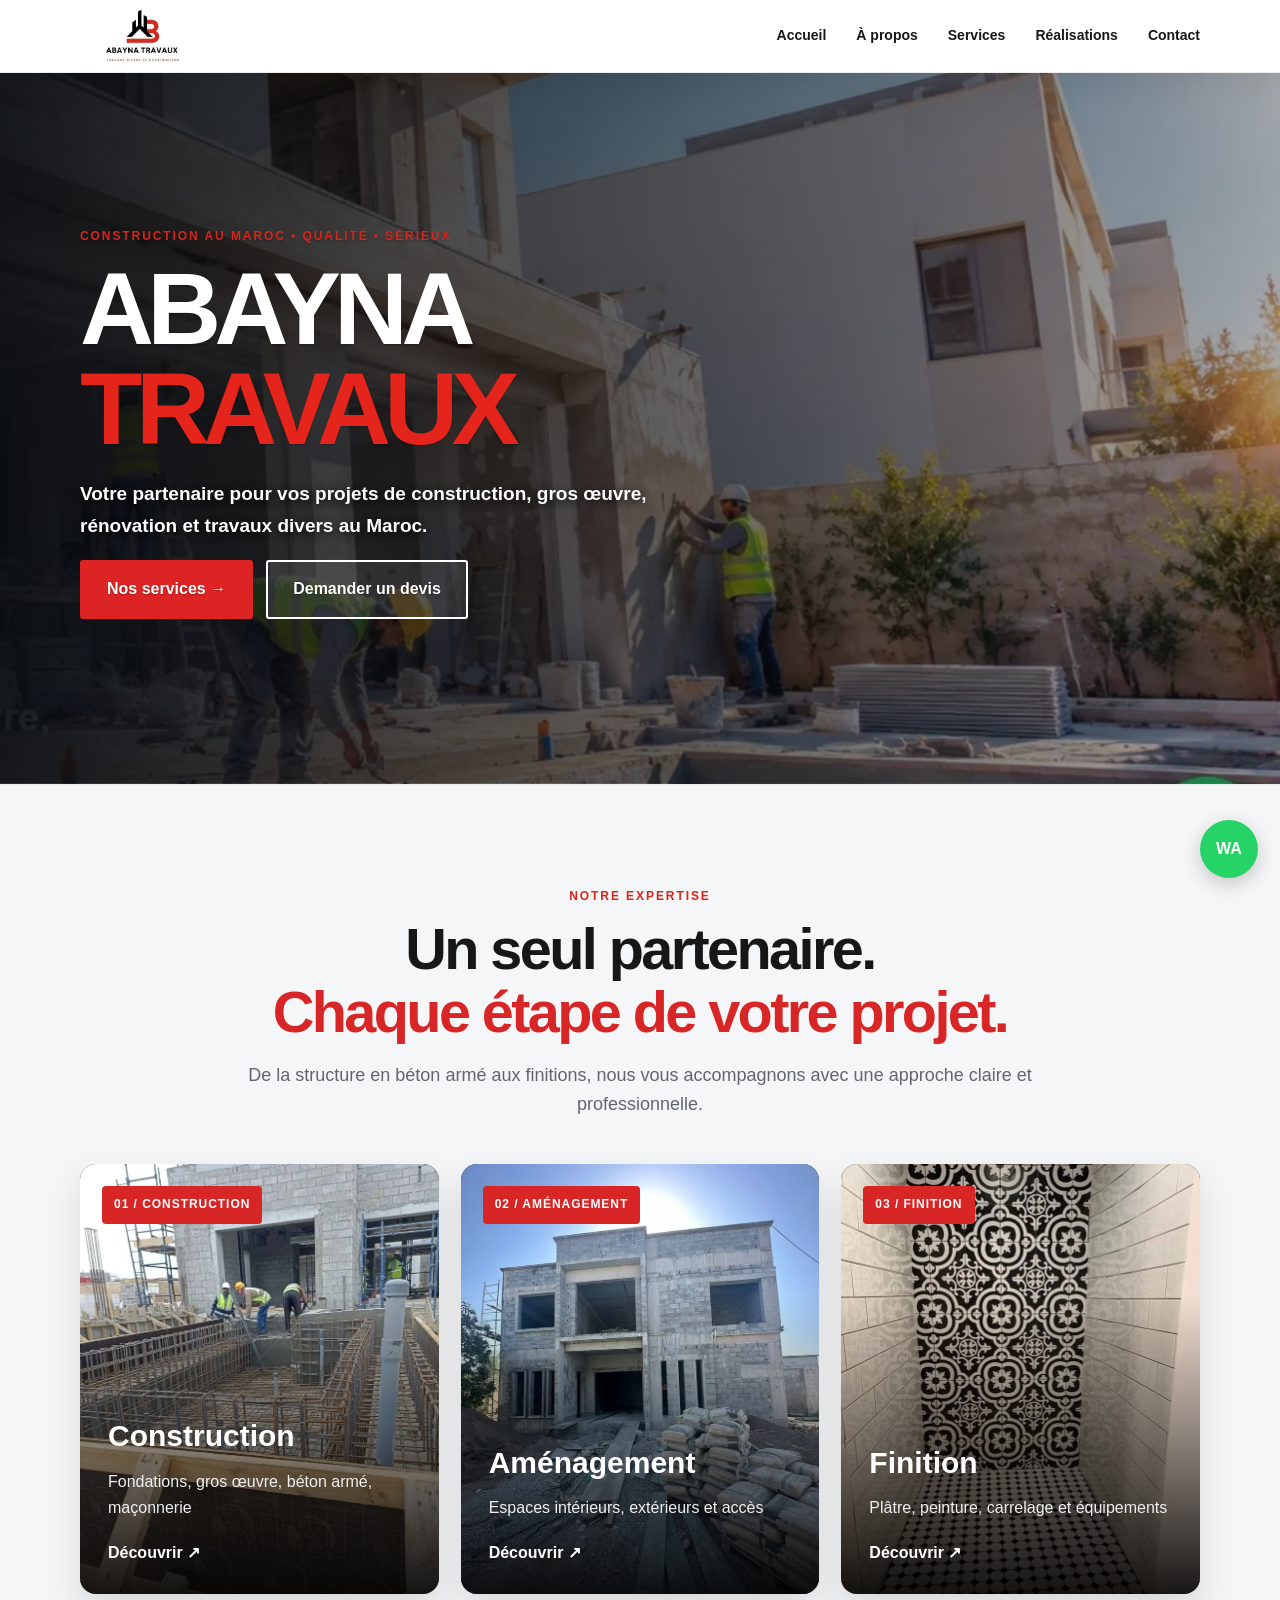
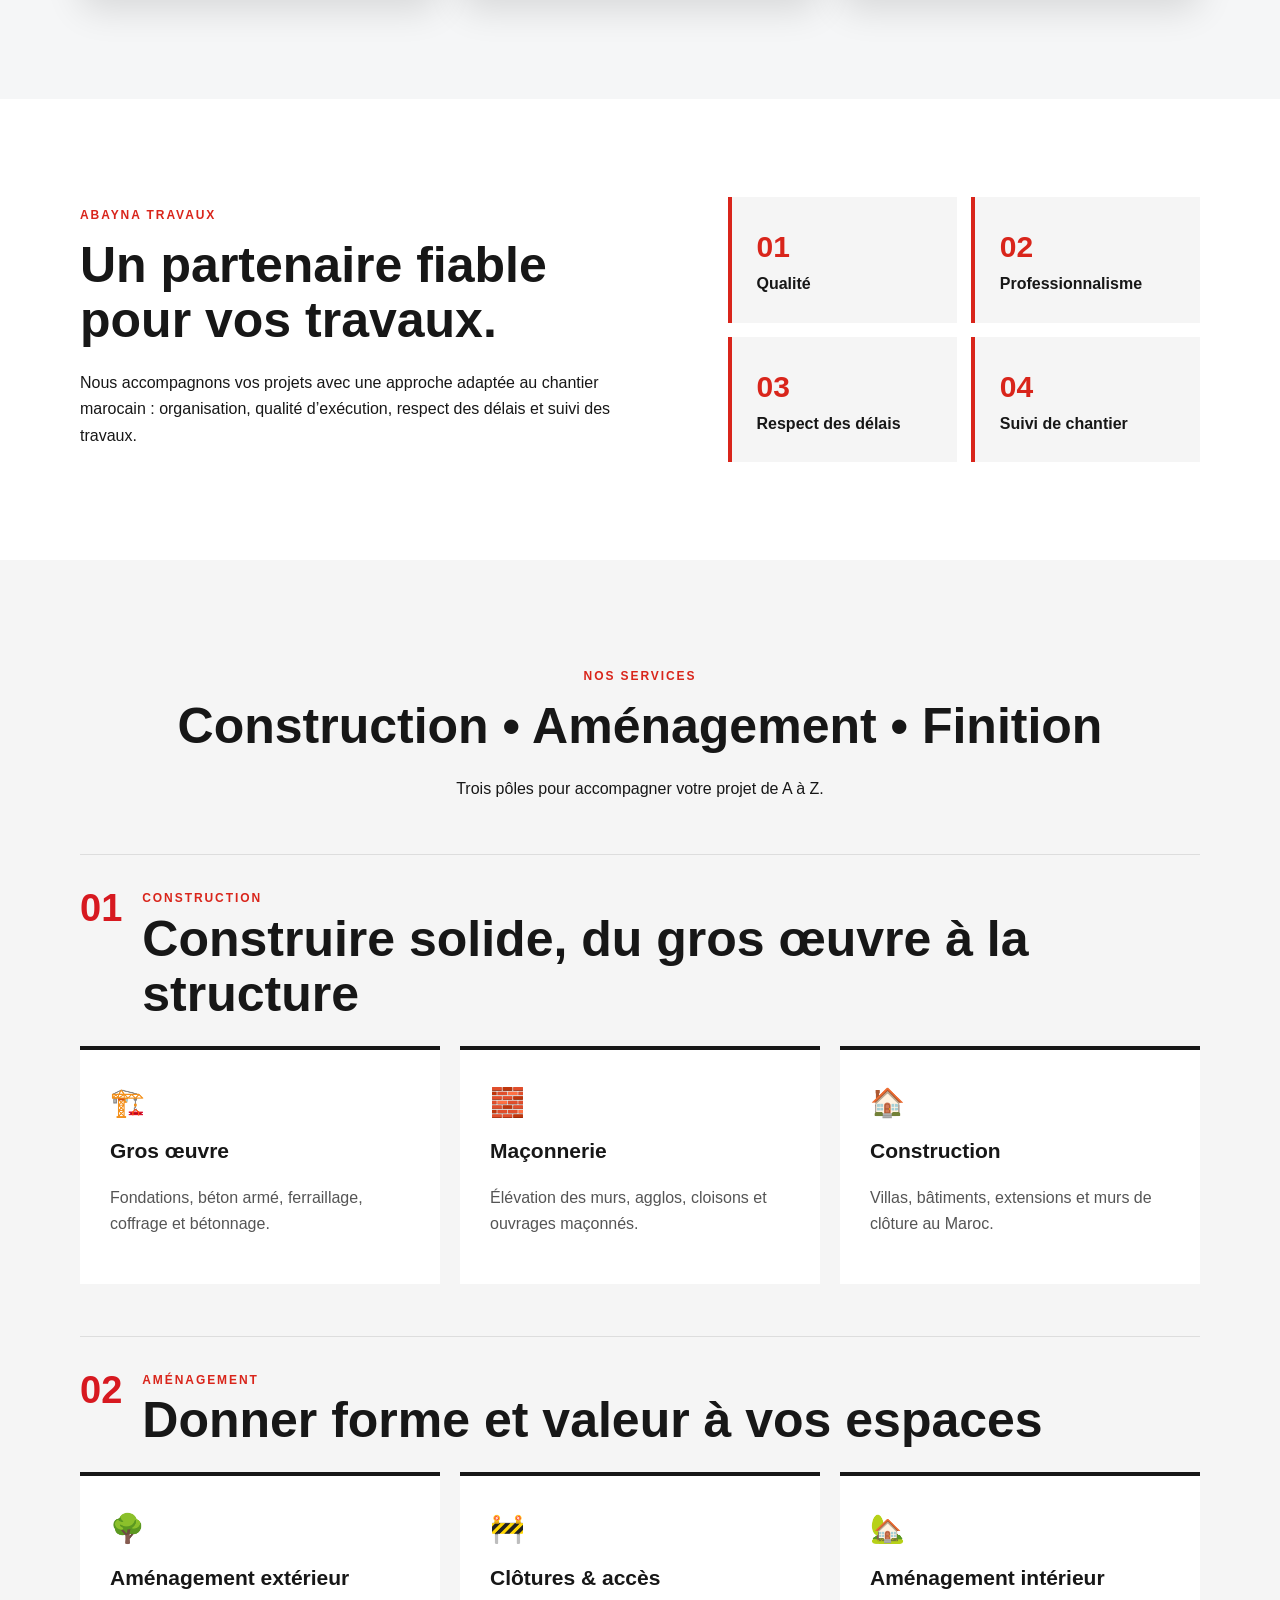
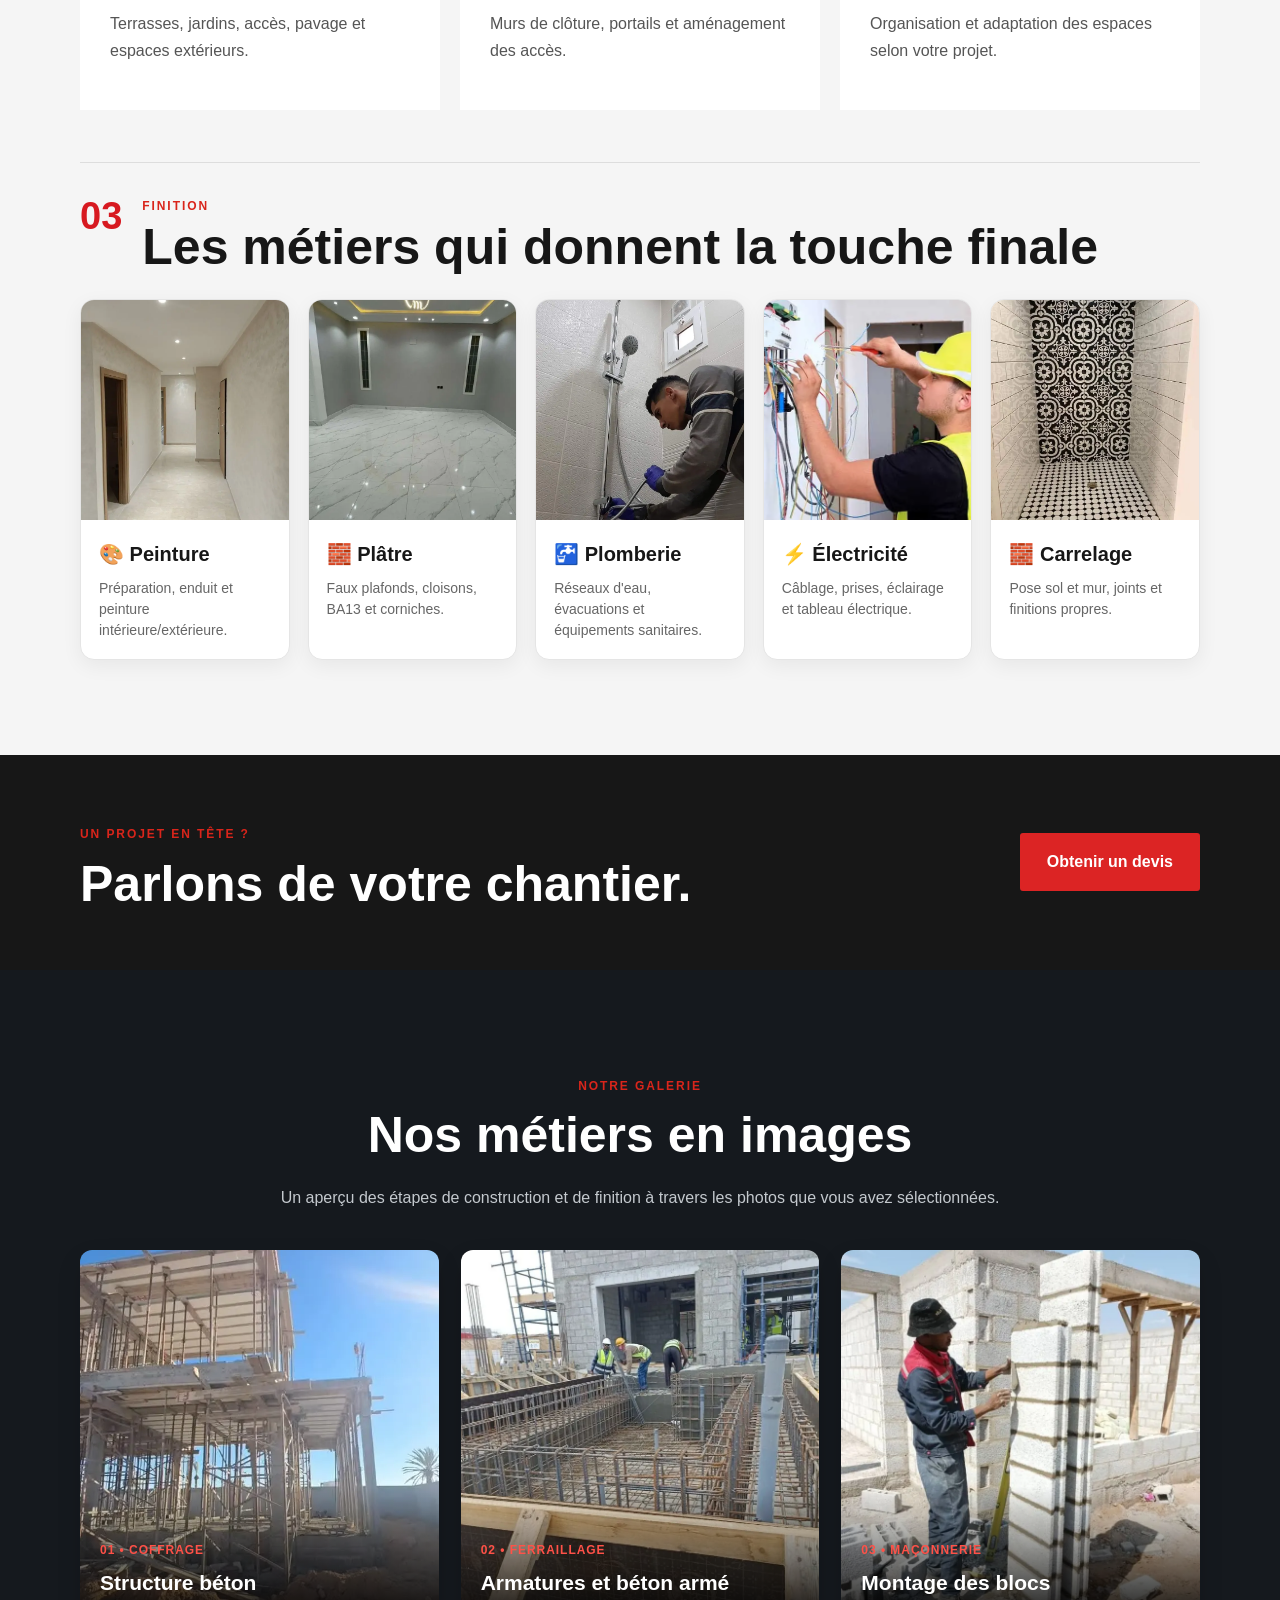
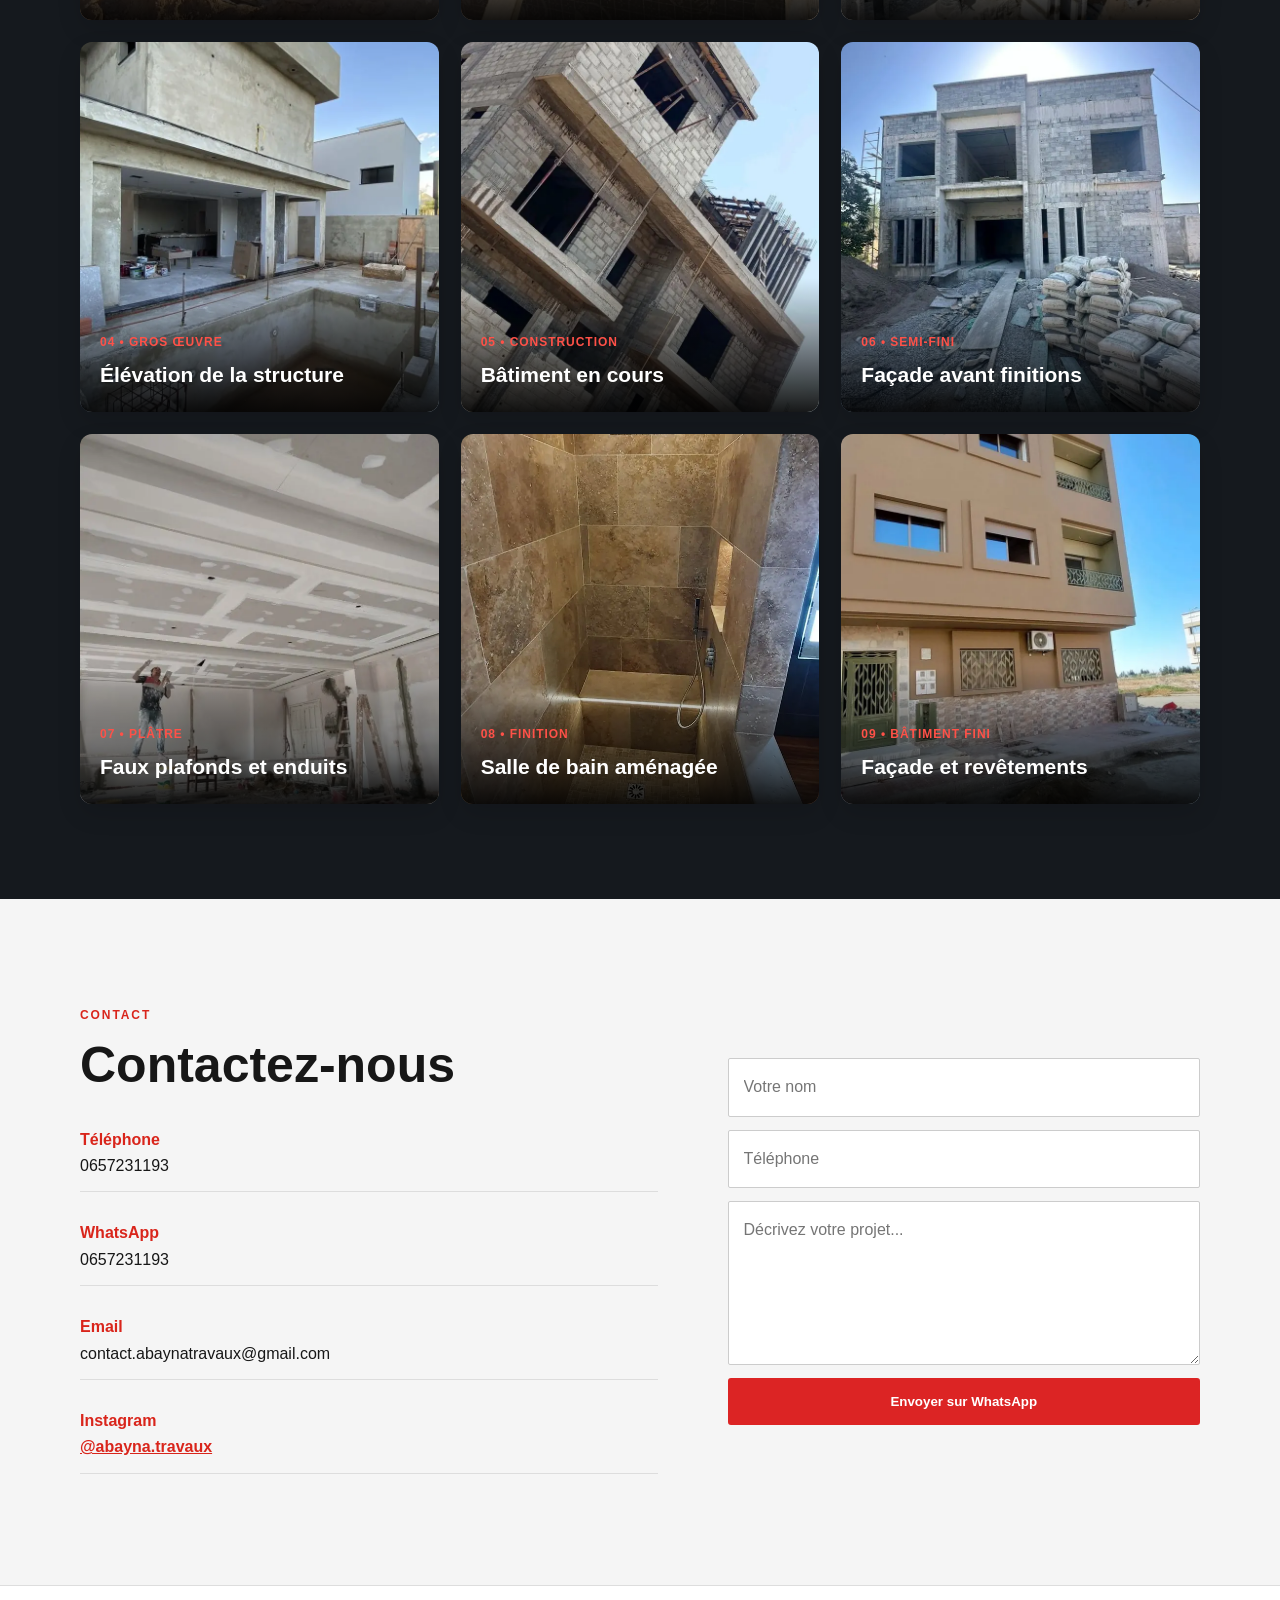
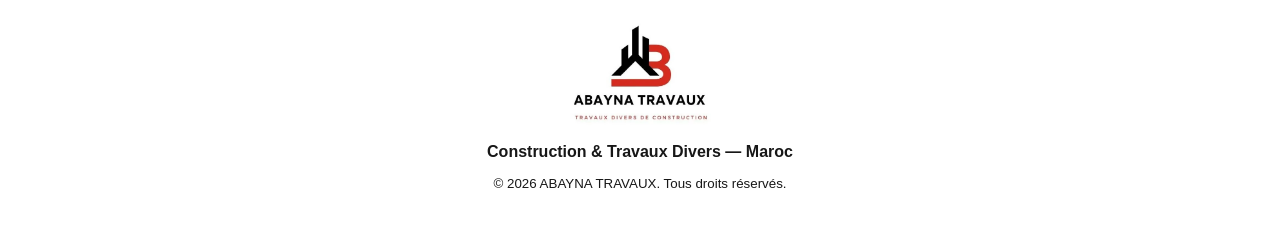
<file: index.html>
<!DOCTYPE html>

<html lang="fr">
<head>
<link rel="preload" as="image" href="hero-nouveau.webp" fetchpriority="high"/>
<meta charset="utf-8"/><meta content="width=device-width,initial-scale=1" name="viewport"/>
<title>ABAYNA TRAVAUX | Construction, Aménagement &amp; Finition</title>
<meta content="ABAYNA TRAVAUX — Construction, gros œuvre, rénovation et finitions au Maroc." name="description"/>
<link href="style.css" rel="stylesheet"/>
</head>
<body>
<header><div class="nav wrap"><a class="brand" href="#accueil"><img alt="ABAYNA TRAVAUX" src="logo.webp"/></a>
<button class="menu" onclick="document.querySelector('nav').classList.toggle('open')">☰</button>
<nav><a href="#accueil">Accueil</a><a href="#apropos">À propos</a><a href="#services">Services</a><a href="#projets">Réalisations</a><a href="#contact">Contact</a></nav></div></header>
<section class="hero" id="accueil" style="background-image:linear-gradient(90deg,rgba(9,13,18,.93),rgba(9,13,18,.35)),url('hero-nouveau.webp')">
<div class="wrap hero-grid"><div class="hero-text">
<p class="tag">CONSTRUCTION AU MAROC • QUALITÉ • SÉRIEUX</p><h1>ABAYNA <span>TRAVAUX</span></h1>
<p class="hero-description" style="color:#ffffff !important;text-shadow:0 2px 10px rgba(0,0,0,.9);font-weight:600;">Votre partenaire pour vos projets de construction, gros œuvre, rénovation et travaux divers au Maroc.</p>
<div class="actions"><a class="btn red" href="#services">Nos services →</a><a class="btn outline" href="#contact">Demander un devis</a></div>
</div></div></section><section class="modern-overview"><div class="wrap"><div class="overview-heading"><p class="tag">NOTRE EXPERTISE</p><h2>Un seul partenaire.<br/><span>Chaque étape de votre projet.</span></h2><p>De la structure en béton armé aux finitions, nous vous accompagnons avec une approche claire et professionnelle.</p></div><div class="overview-grid"><a class="overview-card" href="#services"><span class="overview-number">01 / CONSTRUCTION</span><img alt="Ferraillage et structure" src="02-ferraillage.webp"/ loading="lazy" decoding="async"><div><h3>Construction</h3><p>Fondations, gros œuvre, béton armé, maçonnerie</p><b>Découvrir ↗</b></div></a><a class="overview-card" href="#services"><span class="overview-number">02 / AMÉNAGEMENT</span><img alt="Aménagement de maison" src="06-semi-fini.webp"/ loading="lazy" decoding="async"><div><h3>Aménagement</h3><p>Espaces intérieurs, extérieurs et accès</p><b>Découvrir ↗</b></div></a><a class="overview-card" href="#services"><span class="overview-number">03 / FINITION</span><img alt="Finition salle de bain" src="finition-carrelage.webp"/ loading="lazy" decoding="async"><div><h3>Finition</h3><p>Plâtre, peinture, carrelage et équipements</p><b>Découvrir ↗</b></div></a></div></div></section>
<section class="section" id="apropos"><div class="wrap two"><div><p class="tag">ABAYNA TRAVAUX</p><h2>Un partenaire fiable pour vos travaux.</h2><p>Nous accompagnons vos projets avec une approche adaptée au chantier marocain : organisation, qualité d’exécution, respect des délais et suivi des travaux.</p></div><div class="quality"><div><strong>01</strong><span>Qualité</span></div><div><strong>02</strong><span>Professionnalisme</span></div><div><strong>03</strong><span>Respect des délais</span></div><div><strong>04</strong><span>Suivi de chantier</span></div></div></div></section>
<section class="section gray" id="services"><div class="wrap"><div class="center"><p class="tag">NOS SERVICES</p><h2>Construction • Aménagement • Finition</h2><p>Trois pôles pour accompagner votre projet de A à Z.</p></div>
<div class="service-block"><div class="service-title"><span class="service-num">01</span><div><p class="tag">CONSTRUCTION</p><h2>Construire solide, du gros œuvre à la structure</h2></div></div><div class="cards"><article><div class="icon">🏗️</div><h3>Gros œuvre</h3><p>Fondations, béton armé, ferraillage, coffrage et bétonnage.</p></article><article><div class="icon">🧱</div><h3>Maçonnerie</h3><p>Élévation des murs, agglos, cloisons et ouvrages maçonnés.</p></article><article><div class="icon">🏠</div><h3>Construction</h3><p>Villas, bâtiments, extensions et murs de clôture au Maroc.</p></article></div></div>
<div class="service-block"><div class="service-title"><span class="service-num">02</span><div><p class="tag">AMÉNAGEMENT</p><h2>Donner forme et valeur à vos espaces</h2></div></div><div class="cards"><article><div class="icon">🌳</div><h3>Aménagement extérieur</h3><p>Terrasses, jardins, accès, pavage et espaces extérieurs.</p></article><article><div class="icon">🚧</div><h3>Clôtures &amp; accès</h3><p>Murs de clôture, portails et aménagement des accès.</p></article><article><div class="icon">🏡</div><h3>Aménagement intérieur</h3><p>Organisation et adaptation des espaces selon votre projet.</p></article></div></div>
<div class="service-block"><div class="service-title"><span class="service-num">03</span><div><p class="tag">FINITION</p><h2>Les métiers qui donnent la touche finale</h2></div></div><div class="finish-grid"><article class="finish-card"><img alt="Peinture bâtiment au Maroc" src="finition-peinture.webp"/ loading="lazy" decoding="async"><div><h3>🎨 Peinture</h3><p>Préparation, enduit et peinture intérieure/extérieure.</p></div></article><article class="finish-card"><img alt="Plâtre et faux plafond" src="finition-platre.webp"/ loading="lazy" decoding="async"><div><h3>🧱 Plâtre</h3><p>Faux plafonds, cloisons, BA13 et corniches.</p></div></article><article class="finish-card"><img alt="Plomberie maison au Maroc" src="finition-plomberie.webp"/ loading="lazy" decoding="async"><div><h3>🚰 Plomberie</h3><p>Réseaux d'eau, évacuations et équipements sanitaires.</p></div></article><article class="finish-card"><img alt="Électricité maison au Maroc" src="finition-electricite.webp"/ loading="lazy" decoding="async"><div><h3>⚡ Électricité</h3><p>Câblage, prises, éclairage et tableau électrique.</p></div></article><article class="finish-card"><img alt="Pose de carrelage au Maroc" src="finition-carrelage.webp"/ loading="lazy" decoding="async"><div><h3>🧱 Carrelage</h3><p>Pose sol et mur, joints et finitions propres.</p></div></article></div></div>
</div></section>

<section class="cta"><div class="wrap cta-inner"><div><p class="tag">UN PROJET EN TÊTE ?</p><h2>Parlons de votre chantier.</h2></div><a class="btn red" href="#contact">Obtenir un devis</a></div></section>
<section class="section gallery-section" id="projets"><div class="wrap"><div class="center"><p class="tag">NOTRE GALERIE</p><h2>Nos métiers en images</h2><p class="gallery-intro">Un aperçu des étapes de construction et de finition à travers les photos que vous avez sélectionnées.</p></div><div class="abayna-work-grid"><figure class="abayna-work"><img alt="01 • COFFRAGE — Structure béton" loading="lazy" src="01-coffrage.webp"/><figcaption><span>01 • COFFRAGE</span><strong>Structure béton</strong></figcaption></figure>
<figure class="abayna-work"><img alt="02 • FERRAILLAGE — Armatures et béton armé" loading="lazy" src="02-ferraillage.webp"/><figcaption><span>02 • FERRAILLAGE</span><strong>Armatures et béton armé</strong></figcaption></figure>
<figure class="abayna-work"><img alt="03 • MAÇONNERIE — Montage des blocs" loading="lazy" src="03-maconnerie.webp"/><figcaption><span>03 • MAÇONNERIE</span><strong>Montage des blocs</strong></figcaption></figure>
<figure class="abayna-work"><img alt="04 • GROS ŒUVRE — Élévation de la structure" loading="lazy" src="04-gros-oeuvre.webp"/><figcaption><span>04 • GROS ŒUVRE</span><strong>Élévation de la structure</strong></figcaption></figure>
<figure class="abayna-work"><img alt="05 • CONSTRUCTION — Bâtiment en cours" loading="lazy" src="05-structure.webp"/><figcaption><span>05 • CONSTRUCTION</span><strong>Bâtiment en cours</strong></figcaption></figure>
<figure class="abayna-work"><img alt="06 • SEMI-FINI — Façade avant finitions" loading="lazy" src="06-semi-fini.webp"/><figcaption><span>06 • SEMI-FINI</span><strong>Façade avant finitions</strong></figcaption></figure>
<figure class="abayna-work"><img alt="07 • PLÂTRE — Faux plafonds et enduits" loading="lazy" src="07-platre.webp"/><figcaption><span>07 • PLÂTRE</span><strong>Faux plafonds et enduits</strong></figcaption></figure>
<figure class="abayna-work"><img alt="08 • FINITION — Salle de bain aménagée" loading="lazy" src="08-finition.webp"/><figcaption><span>08 • FINITION</span><strong>Salle de bain aménagée</strong></figcaption></figure>
<figure class="abayna-work"><img alt="09 • BÂTIMENT FINI — Façade et revêtements" loading="lazy" src="09-batiment-fini.webp"/><figcaption><span>09 • BÂTIMENT FINI</span><strong>Façade et revêtements</strong></figcaption></figure></div></div></section>
<section class="section gray" id="contact"><div class="wrap two"><div><p class="tag">CONTACT</p><h2>Contactez-nous</h2><p class="contact"><b>Téléphone</b><br/>0657231193</p><p class="contact"><b>WhatsApp</b><br/>0657231193</p><p class="contact"><b>Email</b><br/>contact.abaynatravaux@gmail.com</p><p class="contact"><b>Instagram</b><br/><a href="https://www.instagram.com/abayna.travaux/" target="_blank">@abayna.travaux</a></p></div>
<form onsubmit="send(event)"><input id="n" placeholder="Votre nom" required=""/><input id="p" placeholder="Téléphone" required=""/><textarea id="m" placeholder="Décrivez votre projet..." required="" rows="5"></textarea><button class="btn red">Envoyer sur WhatsApp</button></form></div></section>
<footer><div class="wrap"><img alt="ABAYNA TRAVAUX" src="logo.webp"/><p>Construction &amp; Travaux Divers — Maroc</p><small>© 2026 ABAYNA TRAVAUX. Tous droits réservés.</small></div></footer>
<a class="wa" href="https://wa.me/212657231193" target="_blank">WA</a>
<script>function send(e){e.preventDefault();let t='Bonjour ABAYNA TRAVAUX,%0A%0ANom: '+encodeURIComponent(n.value)+'%0ATéléphone: '+encodeURIComponent(p.value)+'%0AProjet: '+encodeURIComponent(m.value);location.href='https://wa.me/212657231193?text='+t}</script>
</body></html>
</file>
<file: style.css>
*{box-sizing:border-box}html{scroll-behavior:smooth}body{margin:0;font-family:Arial,Helvetica,sans-serif;color:#171717;background:#fff;line-height:1.65}a{color:inherit}.wrap{width:min(1120px,92%);margin:auto}header{position:fixed;top:0;left:0;right:0;z-index:20;background:#fff;border-bottom:1px solid #eee}.nav{height:72px;display:flex;align-items:center;justify-content:space-between}.brand img{width:125px;height:58px;object-fit:contain;display:block}.nav nav{display:flex;gap:30px}.nav nav a{text-decoration:none;font-size:14px;font-weight:700}.nav nav a:hover{color:#d9251b}.menu{display:none;background:none;border:0;font-size:28px}.hero{padding:150px 0 100px;background:linear-gradient(135deg,#fff 0%,#fafafa 60%,#f1f1f1 100%);border-bottom:1px solid #eee}.hero-grid{display:grid;grid-template-columns:1.15fr .85fr;gap:70px;align-items:center}.tag{font-size:12px;letter-spacing:2.2px;font-weight:800;color:#d9251b}.hero h1{font-size:clamp(46px,7vw,78px);line-height:1.02;margin:15px 0 24px}.hero h1 span{color:#d9251b}.hero-text>p:not(.tag){font-size:19px;max-width:700px;color:#444}.actions{display:flex;gap:13px;flex-wrap:wrap}.btn{display:inline-block;text-decoration:none;padding:14px 25px;border-radius:3px;font-weight:800;border:2px solid #d9251b;cursor:pointer}.red{background:#d9251b;color:#fff}.outline{color:#171717;background:#fff}.hero-card{background:#171717;color:#fff;padding:42px;min-height:330px;display:flex;flex-direction:column;justify-content:center;box-shadow:12px 12px 0 #d9251b}.hero-card h3{font-size:32px;margin:10px 0 0}.hero-card p{color:#ddd}.red-line{width:70px;height:7px;background:#d9251b}.mini{display:flex;gap:8px;flex-wrap:wrap;margin-top:30px}.mini b{font-size:11px;border:1px solid #555;padding:7px 10px}.section{padding:95px 0}.two{display:grid;grid-template-columns:1.1fr .9fr;gap:70px;align-items:center}h2{font-size:clamp(32px,4vw,50px);line-height:1.1;margin:10px 0 22px}.quality{display:grid;grid-template-columns:1fr 1fr;gap:14px}.quality div{padding:25px;background:#f5f5f5;border-left:4px solid #d9251b}.quality strong{display:block;color:#d9251b;font-size:30px}.quality span{font-weight:700}.gray{background:#f5f5f5}.center{text-align:center}.cards{display:grid;grid-template-columns:repeat(3,1fr);gap:20px;margin-top:45px}.cards article{background:#fff;padding:30px;border-top:4px solid #171717;transition:.2s}.cards article:hover{border-top-color:#d9251b;transform:translateY(-4px)}.icon{color:#d9251b;font-size:28px;font-weight:900}.cards h3{font-size:21px;margin:8px 0}.cards p{color:#555}.project{text-align:center}.project-line{display:flex;justify-content:center;gap:8px;margin-top:35px}.project-line span{width:80px;height:6px;background:#171717}.project-line span:nth-child(2){background:#d9251b}.cta{background:#171717;color:#fff;padding:58px 0}.cta-inner{display:flex;justify-content:space-between;align-items:center;gap:30px}.cta h2{margin:0}.contact{border-bottom:1px solid #ddd;padding:12px 0}.contact b{color:#d9251b}.contact a{color:#d9251b;font-weight:bold}form{display:flex;flex-direction:column;gap:13px}input,textarea{width:100%;padding:15px;border:1px solid #ccc;background:#fff;border-radius:2px;font:inherit}footer{background:#fff;border-top:1px solid #ddd;padding:35px 0;text-align:center}footer img{width:145px}footer p{margin:4px 0;font-weight:700}.wa{position:fixed;right:22px;bottom:22px;width:58px;height:58px;border-radius:50%;background:#25d366;color:#fff;text-decoration:none;display:grid;place-items:center;font-weight:900;box-shadow:0 4px 15px #0003;z-index:30}@media(max-width:800px){.nav nav{display:none;position:absolute;top:72px;left:0;right:0;background:#fff;padding:20px;flex-direction:column;gap:16px;border-bottom:1px solid #ddd}.nav nav.open{display:flex}.menu{display:block}.hero-grid,.two{grid-template-columns:1fr}.hero{padding-top:115px}.hero-card{min-height:250px}.cards{grid-template-columns:1fr}.cta-inner{flex-direction:column;align-items:flex-start}.quality{margin-top:10px}}
.hero{min-height:560px;background-size:cover;background-position:center;display:flex;align-items:center;color:#fff}
.hero .hero-text{max-width:720px;padding:65px 0}
.hero h1{font-size:clamp(52px,7vw,88px);font-weight:900;letter-spacing:-2px;margin:10px 0 18px}
.hero h1 span{color:#e5241b}
.hero .outline{background:rgba(255,255,255,.08);color:#fff;border-color:#fff}
.projects-photo{background:#17191b;color:#fff;padding:70px 0}
.project-heading{display:flex;justify-content:space-between;align-items:end;gap:40px;margin-bottom:35px}
.project-heading h2{max-width:560px;margin:5px 0 0}
.project-heading>p{max-width:430px;color:#ccc}
.photo-grid{display:grid;grid-template-columns:repeat(4,1fr);gap:12px}
.photo-card{position:relative;height:260px;overflow:hidden;background:#222}
.photo-card img{width:100%;height:100%;object-fit:cover;display:block;transition:.35s}
.photo-card:after{content:"";position:absolute;inset:45% 0 0;background:linear-gradient(transparent,rgba(0,0,0,.9))}
.photo-card:hover img{transform:scale(1.06)}
.photo-card>div{position:absolute;z-index:2;bottom:16px;left:18px}
.photo-card h3{margin:0;font-size:20px}
.photo-card p{margin:2px 0;color:#ddd;font-size:13px}
.gallery-section{background:#fff}
.gallery{display:grid;grid-template-columns:2fr 1fr 1fr;gap:15px;margin-top:35px}
.gallery img{width:100%;height:300px;object-fit:cover;display:block}
@media(max-width:900px){.photo-grid{grid-template-columns:repeat(2,1fr)}.project-heading{display:block}.gallery{grid-template-columns:1fr 1fr}}
@media(max-width:600px){.photo-grid,.gallery{grid-template-columns:1fr}.gallery img{height:240px}.hero{min-height:620px}}


/* Correction HERO : texte lisible sur la photo */
.hero .hero-text > p:not(.tag){
  color:#fff !important;
  text-shadow:0 2px 8px rgba(0,0,0,.75);
  font-weight:500;
}
.hero .hero-text{
  text-shadow:0 1px 2px rgba(0,0,0,.25);
}

.hero-description{color:#fff!important;text-shadow:0 2px 10px rgba(0,0,0,.9)!important;font-weight:600!important}

/* Finitions - photos de chantiers marocains */
.finish-grid{display:grid;grid-template-columns:repeat(4,1fr);gap:18px;margin-top:38px}
.finish-grid article{background:#fff;overflow:hidden;border:1px solid #e5e5e5;box-shadow:0 6px 20px rgba(0,0,0,.06)}
.finish-grid img{width:100%;height:220px;object-fit:cover;display:block}
.finish-grid h3{margin:16px 18px 6px;font-size:19px}
.finish-grid p{margin:0 18px 20px;color:#555}
@media(max-width:900px){.finish-grid{grid-template-columns:repeat(2,1fr)}}
@media(max-width:600px){.finish-grid{grid-template-columns:1fr}.finish-grid img{height:240px}}

/* FINITIONS - métiers de finition */
.finish-section{background:#fff}
.finish-grid{display:grid;grid-template-columns:repeat(5,1fr);gap:18px;margin-top:36px}
.finish-card{background:#fff;border-radius:14px;overflow:hidden;box-shadow:0 8px 28px rgba(0,0,0,.10);border:1px solid #eee}
.finish-card img{width:100%;height:220px;object-fit:cover;display:block}
.finish-card div{padding:18px}
.finish-card h3{margin:0 0 7px;font-size:20px}
.finish-card p{margin:0;color:#666;font-size:14px;line-height:1.5}
@media(max-width:1000px){.finish-grid{grid-template-columns:repeat(2,1fr)}}
@media(max-width:600px){.finish-grid{grid-template-columns:1fr}.finish-card img{height:230px}}

/* Organisation claire des 3 pôles */
.service-block{margin-top:52px;padding-top:34px;border-top:1px solid #ddd}.service-title{display:flex;gap:20px;align-items:flex-start;margin-bottom:24px}.service-num{font-size:38px;font-weight:900;color:#d71920;line-height:1}.service-title h2{margin:3px 0 0}.service-title .tag{margin:0}.service-block .cards{margin-top:0}.service-block .finish-grid{margin-top:0}

/* Nouvelle section Réalisations — 3 construction + 3 finition */
.projects-photo .project-heading h2 span{color:#e5241b}
.photo-grid.six-cards{grid-template-columns:repeat(3,1fr);gap:16px}
.photo-grid.six-cards .photo-card{height:300px;border-radius:10px}
.photo-grid.six-cards .photo-card:after{inset:35% 0 0;background:linear-gradient(transparent,rgba(0,0,0,.94))}
.photo-grid.six-cards .photo-card>div{left:20px;bottom:18px;right:16px}
.photo-grid.six-cards .photo-card small{display:inline-block;color:#fff;background:#d9251b;padding:4px 8px;border-radius:2px;font-size:10px;font-weight:800;letter-spacing:1.4px;margin-bottom:7px}
.photo-grid.six-cards .photo-card h3{font-size:24px;margin:0 0 2px}
.photo-grid.six-cards .photo-card p{font-size:14px;color:#eee;margin:0}
.photo-grid.six-cards .finish-card-photo{box-shadow:inset 0 0 0 1px rgba(255,255,255,.08)}
@media(max-width:900px){.photo-grid.six-cards{grid-template-columns:repeat(2,1fr)}}
@media(max-width:600px){.photo-grid.six-cards{grid-template-columns:1fr}.photo-grid.six-cards .photo-card{height:280px}}


/* Réalisations - semi-fini / fini */
.six-cards{grid-template-columns:repeat(3,minmax(0,1fr));gap:18px}
.photo-card{min-height:360px}
.photo-card img{height:360px;object-fit:cover;width:100%}
.photo-card>div{padding:20px}
.photo-card small,.gallery-item span{display:inline-block;background:#e3261b;color:#fff;font-weight:800;letter-spacing:.12em;padding:6px 10px;border-radius:3px;font-size:11px}
.gallery-intro{max-width:760px;margin:12px auto 0;color:#777}
.gallery-six{display:grid;grid-template-columns:repeat(3,minmax(0,1fr));gap:18px;margin-top:30px}
.gallery-item{position:relative;height:270px;overflow:hidden;border-radius:8px;background:#111}
.gallery-item img{width:100%;height:100%;object-fit:cover;display:block;transition:transform .4s ease}
.gallery-item:hover img{transform:scale(1.04)}
.gallery-item:after{content:"";position:absolute;inset:0;background:linear-gradient(180deg,transparent 45%,rgba(0,0,0,.72));pointer-events:none}
.gallery-item span{position:absolute;left:14px;bottom:14px;z-index:2}
@media(max-width:900px){.six-cards,.gallery-six{grid-template-columns:repeat(2,minmax(0,1fr))}}
@media(max-width:600px){.six-cards,.gallery-six{grid-template-columns:1fr}.photo-card img{height:300px}.gallery-item{height:250px}}

/* Réalisations marocaines - progression complète */
.photo-grid.six-cards{grid-template-columns:repeat(4,minmax(0,1fr));gap:18px}
.photo-grid.six-cards .photo-card{height:310px;min-height:310px;border-radius:12px}
.photo-grid.six-cards .photo-card img{height:310px}
.photo-grid.six-cards .photo-card h3{font-size:22px}
.photo-grid.six-cards .photo-card small{background:#d9251b}
.gallery-six{grid-template-columns:repeat(3,minmax(0,1fr))}
@media(max-width:1050px){.photo-grid.six-cards{grid-template-columns:repeat(2,minmax(0,1fr))}}
@media(max-width:900px){.gallery-six{grid-template-columns:repeat(2,minmax(0,1fr))}}
@media(max-width:600px){.photo-grid.six-cards,.gallery-six{grid-template-columns:1fr}.photo-grid.six-cards .photo-card,.photo-grid.six-cards .photo-card img{height:300px}}


/* Vidéo chantier ABAYNA TRAVAUX */
@media(max-width:850px){
  .video-showcase{padding:65px 0}
  .video-wrap{grid-template-columns:1fr;gap:40px}
  .video-frame{width:min(100%,330px)}
}

/* Galerie photos transmises par le client */
.abayna-work-grid{display:grid;grid-template-columns:repeat(3,minmax(0,1fr));gap:22px;margin-top:38px}
.abayna-work{position:relative;overflow:hidden;margin:0;background:#151515;border-radius:12px;min-height:330px;box-shadow:0 10px 24px rgba(0,0,0,.12)}
.abayna-work img{width:100%;height:370px;display:block;object-fit:cover;transition:transform .35s ease}
.abayna-work:hover img{transform:scale(1.045)}
.abayna-work figcaption{position:absolute;inset:auto 0 0;padding:55px 20px 19px;background:linear-gradient(transparent,rgba(0,0,0,.9));color:#fff;display:flex;flex-direction:column;gap:5px}
.abayna-work figcaption span{font-size:12px;color:#ff5148;font-weight:900;letter-spacing:.08em}
.abayna-work figcaption strong{font-size:21px}
@media(max-width:850px){.abayna-work-grid{grid-template-columns:repeat(2,minmax(0,1fr))}}
@media(max-width:540px){.abayna-work-grid{grid-template-columns:1fr}.abayna-work img{height:400px}}

/* Modern BTP visual refresh */
:root{--brand:#dc2424}html{scroll-behavior:smooth}body{background:#fff}header{box-shadow:0 10px 32px rgba(0,0,0,.08)}.hero{min-height:670px;background-size:cover;background-position:center 42%;display:flex;align-items:center}.hero h1{font-size:clamp(58px,8vw,112px);letter-spacing:-.065em;line-height:.98}.hero .hero-description{max-width:580px;font-size:clamp(17px,2vw,22px);line-height:1.65}.btn.red{background:#dc2424;border-color:#dc2424}.tag{letter-spacing:.16em}.modern-overview{background:#f5f6f7;padding:90px 0 105px}.overview-heading{text-align:center;max-width:800px;margin:0 auto 44px}.overview-heading h2{font-size:clamp(35px,4.5vw,64px);line-height:1.08;letter-spacing:-.045em;margin:12px 0 18px}.overview-heading h2 span{color:#d82626}.overview-heading>p:last-child{font-size:18px;color:#61666d}.overview-grid{display:grid;grid-template-columns:repeat(3,minmax(0,1fr));gap:22px}.overview-card{position:relative;display:block;min-height:430px;border-radius:16px;overflow:hidden;color:#fff;text-decoration:none;background:#171717;isolation:isolate;box-shadow:0 16px 36px rgba(0,0,0,.12)}.overview-card:after{content:'';position:absolute;inset:0;background:linear-gradient(0deg,rgba(0,0,0,.9),rgba(0,0,0,0) 70%);z-index:-1}.overview-card img{position:absolute;inset:0;width:100%;height:100%;object-fit:cover;z-index:-2;transition:transform .45s}.overview-card:hover img{transform:scale(1.07)}.overview-card>div{position:absolute;bottom:0;padding:28px}.overview-card h3{font-size:30px;margin:0 0 8px}.overview-card p{color:#f0f0f0;margin:0 0 18px}.overview-card b{color:#fff}.overview-number{position:absolute;top:22px;left:22px;background:#d82626;color:white;padding:9px 12px;font-size:12px;font-weight:800;letter-spacing:.08em;border-radius:4px}.gallery-section{background:#15191e;color:#fff}.gallery-section .center h2{color:#fff}.gallery-section .gallery-intro{color:#c4c9ce}.abayna-work{border-radius:12px;overflow:hidden}.abayna-work img{object-fit:cover}.wa{box-shadow:0 6px 20px #0003}@media(max-width:800px){.modern-overview{padding:58px 0}.overview-grid{grid-template-columns:1fr}.overview-card{min-height:330px}.hero{min-height:590px}.hero h1{font-size:clamp(46px,11vw,76px)}}
</file>
